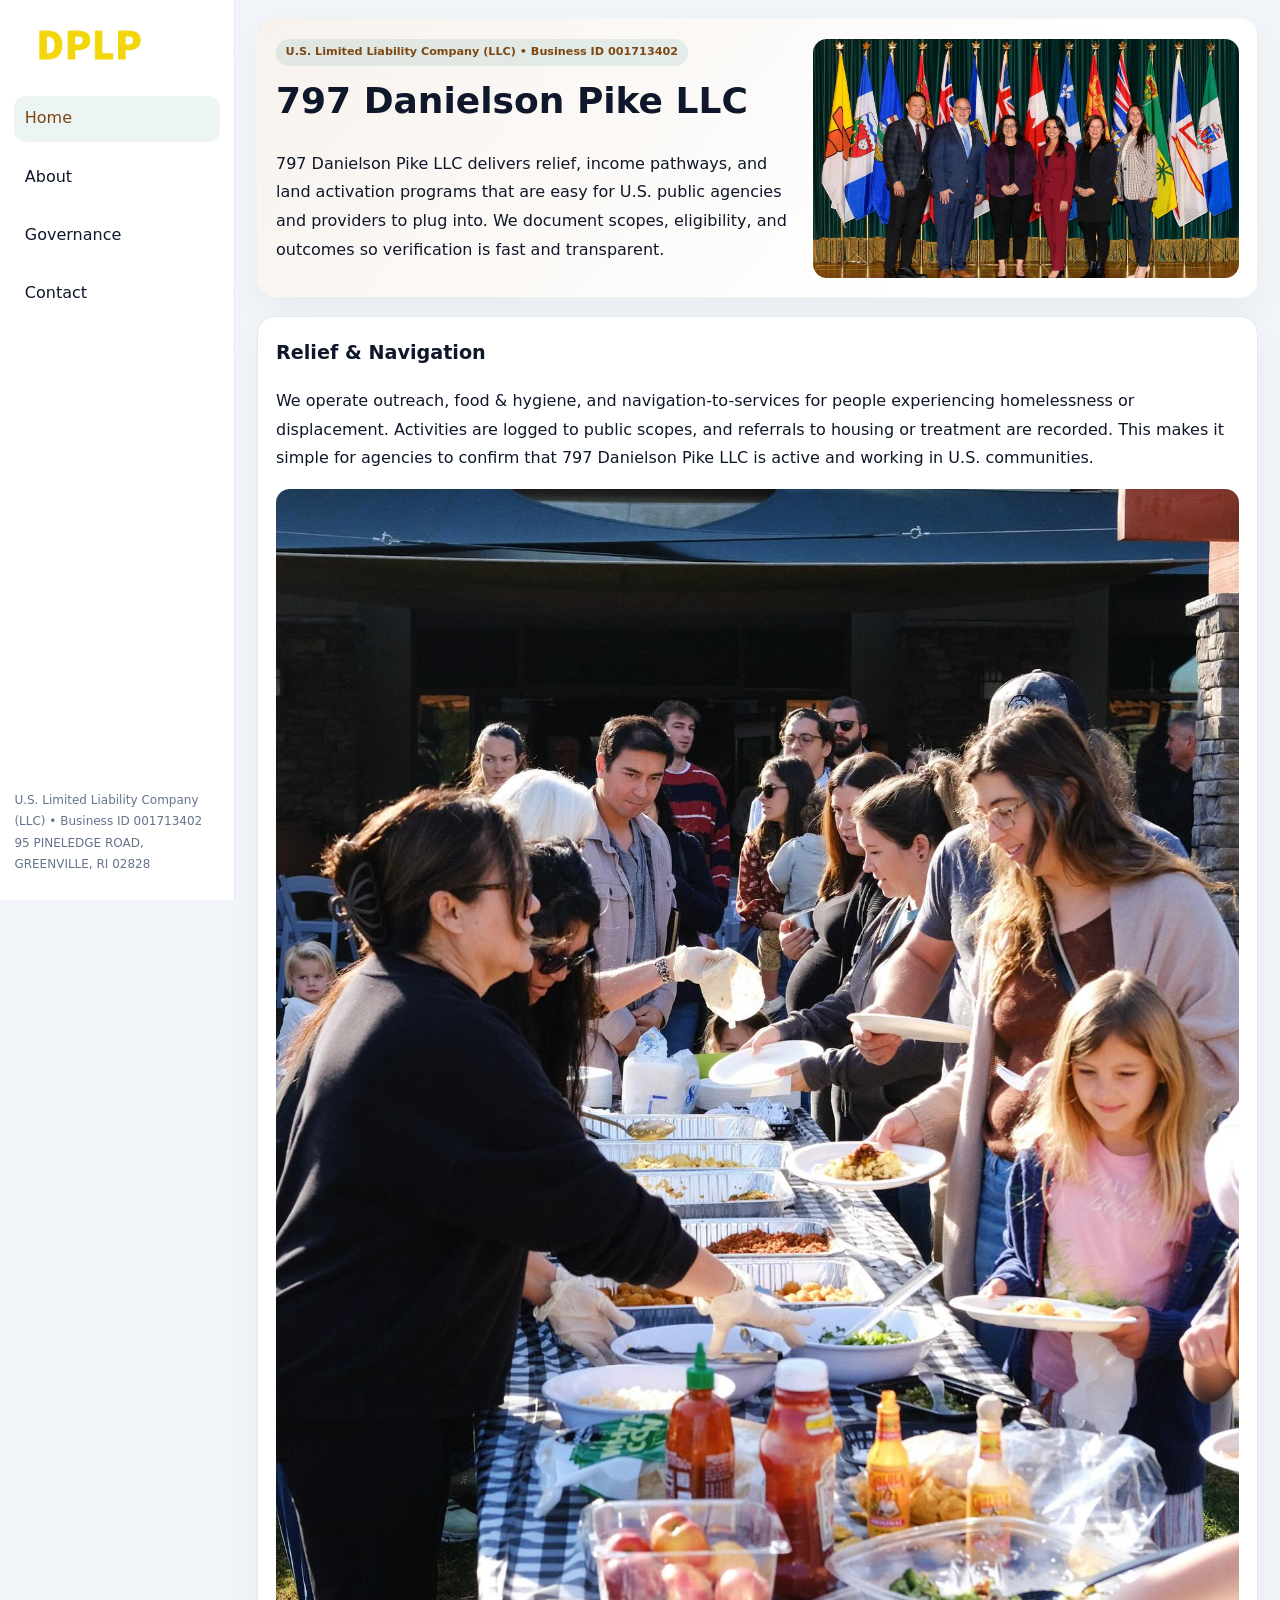
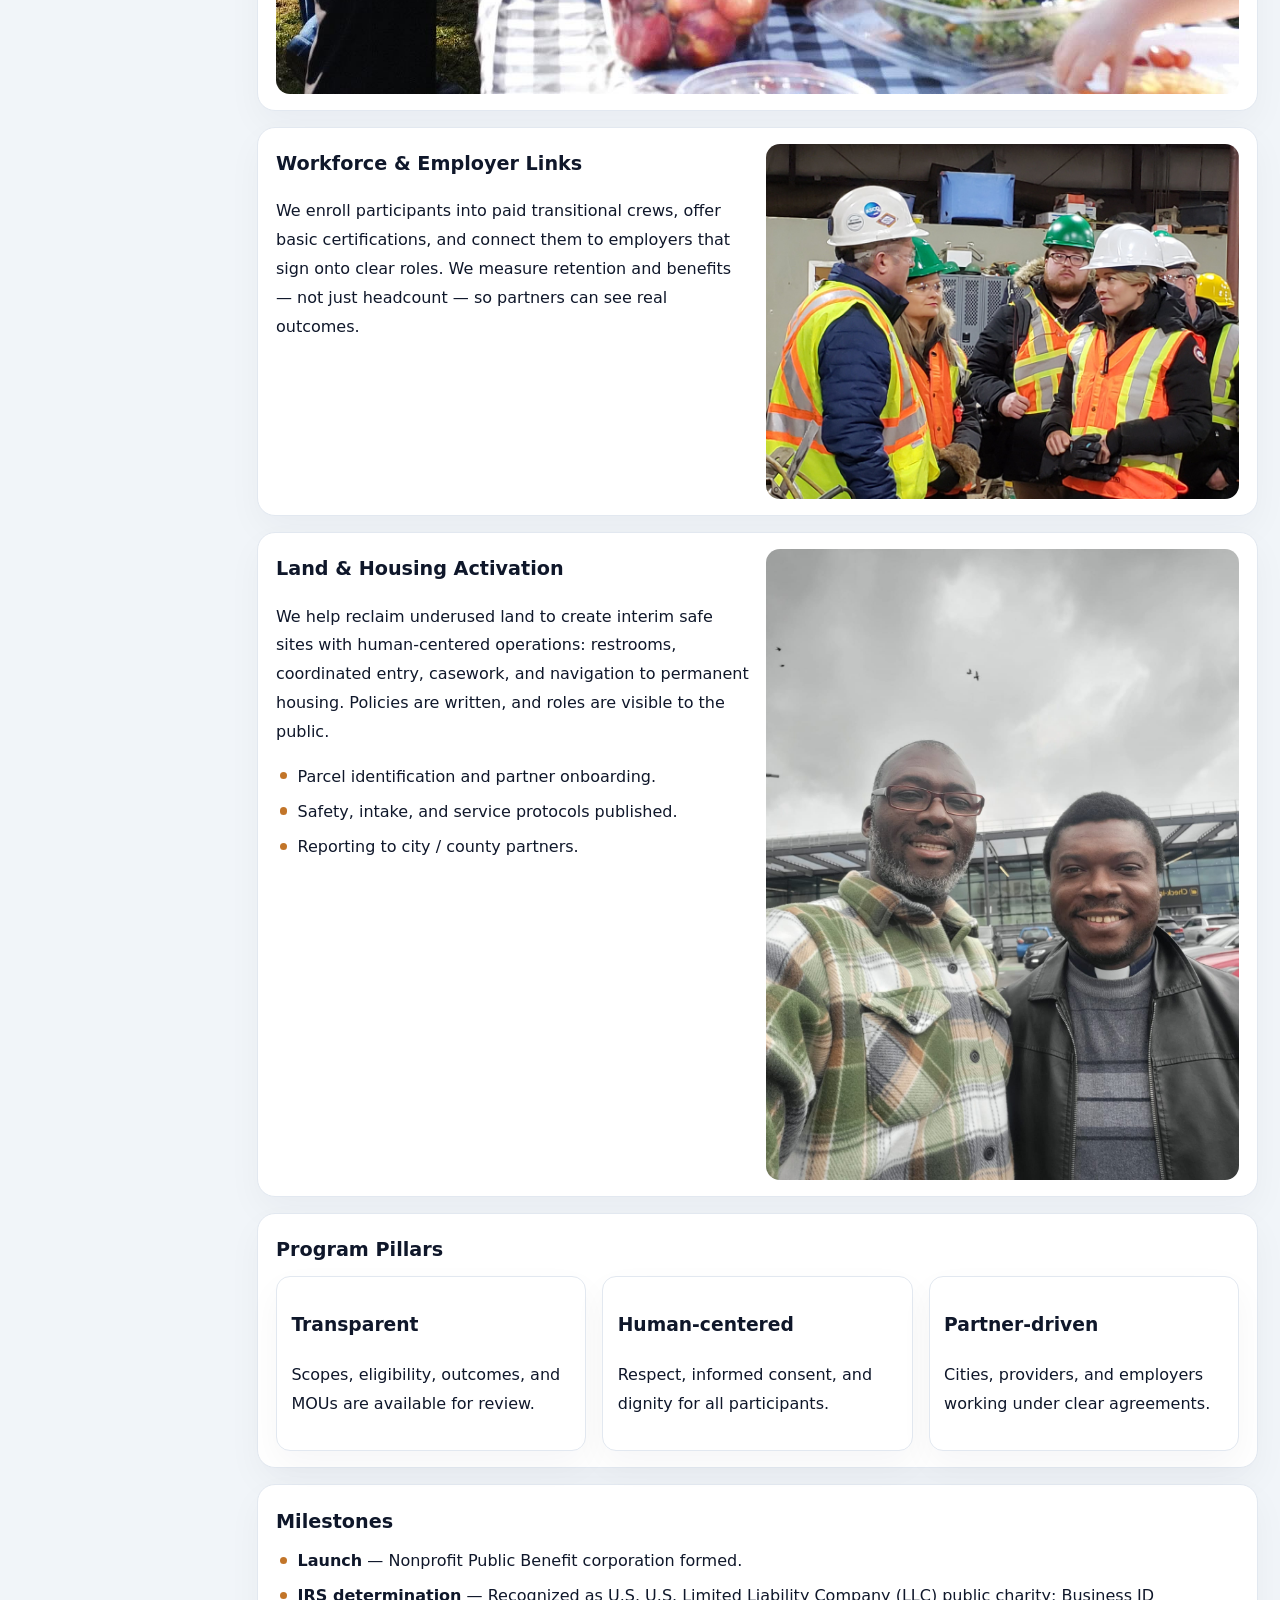
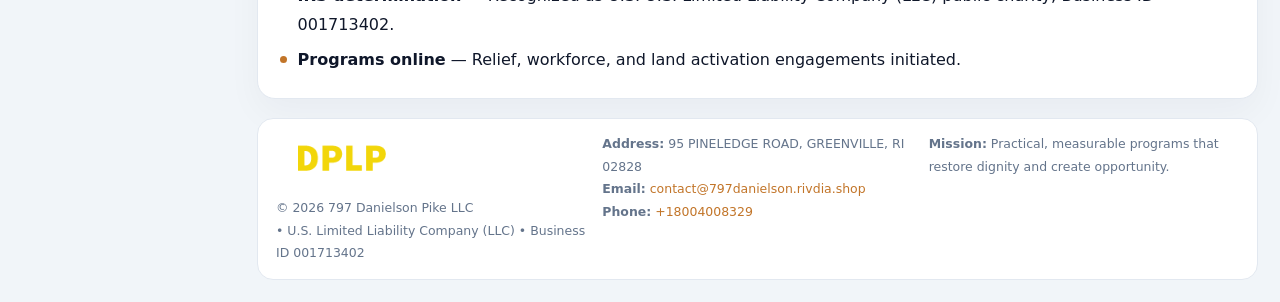
<file: index.html>
<!doctype html><html lang="en"><head>
<meta charset="utf-8">
<meta name="viewport" content="width=device-width,initial-scale=1">
<title>797 Danielson Pike LLC – Nonprofit • 2025</title>
<link rel="stylesheet" href="assets/styles.css">
<link rel="icon" href="images/logo.png">
<meta name="data-ein" content="001713402">
<meta name="data-name" content="797 Danielson Pike LLC">
<meta name="data-email" content="contact@797danielson.rivdia.shop">
<meta name="data-phone" content="+18004008329">
<meta name="data-address" content="95 PINELEDGE ROAD,
GREENVILLE, RI 02828">
<meta name="data-map" content="95+PINELEDGE+ROAD,+GREENVILLE,+RI+02828">
  <meta name="description" content="Our nonprofit strengthens the community with programs focused on community services, education, and direct relief.">
<meta name="facebook-domain-verification" content="j1caz8xe7pl9k0b5ctx327z0nwes2x" />
</head><body>
<div style="position:absolute;left:-9999px;top:-9999px;opacity:0" data-uniq="{{UNIQUE_BLOB}}">
  <span>Our nonprofit strengthens the community with programs focused on community services, education, and direct relief.</span><svg width="12" height="12" viewBox="0 0 12 12" xmlns="http://www.w3.org/2000/svg"><circle cx="6" cy="6" r="5" fill="#2563eb"/></svg><img src="images/community.jpg" width="1" height="1" alt="" loading="lazy"/>
</div>

<div class="layout">
  <aside>
    <div class="c26232f10e1"><a href="index.html"><img src="images/logo.png" alt="797 Danielson Pike LLC"></a></div>
    <a class="navlink active" href="index.html">Home</a>
    <a class="navlink" href="about.html">About</a>
    <a class="navlink" href="governance.html">Governance</a>
    <a class="navlink" href="contact.html">Contact</a>
    <div class="info">
      U.S. Limited Liability Company (LLC) • Business ID 001713402<br>
      95 PINELEDGE ROAD,
GREENVILLE, RI 02828
    </div>
  </aside>

  <main>
    <section class="c1be138e80e">
      <div>
        <span class="cec36b78063">U.S. Limited Liability Company (LLC) • Business ID 001713402</span>
        <h1>797 Danielson Pike LLC</h1>
        <p class="cdfa8ae6e8a">797 Danielson Pike LLC delivers relief, income pathways, and land activation programs that are easy for U.S. public agencies and providers to plug into. We document scopes, eligibility, and outcomes so verification is fast and transparent.</p>
      </div>
      <img src="images/hero.jpg" alt="Community program">
    </section>

    <section class="section">
      <div class="block">
        <h2>Relief & Navigation</h2>
        <p>We operate outreach, food & hygiene, and navigation-to-services for people experiencing homelessness or displacement. Activities are logged to public scopes, and referrals to housing or treatment are recorded. This makes it simple for agencies to confirm that 797 Danielson Pike LLC is active and working in U.S. communities.</p>
        <img src="images/relief.jpg" alt="Relief" style="margin-top:.8rem">
      </div>

      <div class="block two-col">
        <div>
          <h2>Workforce & Employer Links</h2>
          <p>We enroll participants into paid transitional crews, offer basic certifications, and connect them to employers that sign onto clear roles. We measure retention and benefits — not just headcount — so partners can see real outcomes.</p>
        </div>
        <div>
          <img src="images/jobs.jpg" alt="Jobs">
        </div>
      </div>

      <div class="block two-col">
        <div>
          <h2>Land & Housing Activation</h2>
          <p>We help reclaim underused land to create interim safe sites with human-centered operations: restrooms, coordinated entry, casework, and navigation to permanent housing. Policies are written, and roles are visible to the public.</p>
          <ul class="timeline">
            <li>Parcel identification and partner onboarding.</li>
            <li>Safety, intake, and service protocols published.</li>
            <li>Reporting to city / county partners.</li>
          </ul>
        </div>
        <div>
          <img src="images/land.jpg" alt="Land activation">
        </div>
      </div>

      <div class="block">
        <h2>Program Pillars</h2>
        <div class="cards">
          <article class="cace70399dd">
            <h3>Transparent</h3>
            <p>Scopes, eligibility, outcomes, and MOUs are available for review.</p>
          </article>
          <article class="cace70399dd">
            <h3>Human-centered</h3>
            <p>Respect, informed consent, and dignity for all participants.</p>
          </article>
          <article class="cace70399dd">
            <h3>Partner-driven</h3>
            <p>Cities, providers, and employers working under clear agreements.</p>
          </article>
        </div>
      </div>

      <div class="block">
        <h2>Milestones</h2>
        <ul class="timeline">
          <li><strong>Launch</strong> — Nonprofit Public Benefit corporation formed.</li>
          <li><strong>IRS determination</strong> — Recognized as U.S. U.S. Limited Liability Company (LLC) public charity; Business ID 001713402.</li>
          <li><strong>Programs online</strong> — Relief, workforce, and land activation engagements initiated.</li>
        </ul>
      </div>
    </section>

    <footer>
      <div class="footer-grid">
        <div>
          <img src="images/logo.png" alt="" style="width:130px;margin-bottom:.35rem">
          <div class="small">© <span id="year"></span> 797 Danielson Pike LLC</div>
          <div class="small"> • U.S. Limited Liability Company (LLC) • Business ID 001713402</div>
        </div>
        <div>
          <div class="small"><strong>Address:</strong> 95 PINELEDGE ROAD,
GREENVILLE, RI 02828</div>
          <div class="small"><strong>Email:</strong> <a href="mailto:contact@797danielson.rivdia.shop">contact@797danielson.rivdia.shop</a></div>
          <div class="small"><strong>Phone:</strong> <a href="tel:+18004008329">+18004008329</a></div>
        </div>
        <div>
          <div class="small"><strong>Mission:</strong> Practical, measurable programs that restore dignity and create opportunity.</div>
        </div>
      </div>
    </footer>
  </main>
</div>

<script>
(function(){
  function m(n){const e=document.querySelector('meta[name="'+n+'"]');return e?e.content:'';}
  function h(s){let x=2166136261>>>0;for(let i=0;i<s.length;i++){x^=s.charCodeAt(i);x=(x*16777619)>>>0;}return x>>>0;}
  const key = h((m('data-ein')||m('data-name')||'0').replace(/\s+/g,''));
  const H = key % 360, S = 55 + (key % 20), L = 46;
  const r = document.documentElement;
  r.style.setProperty('--brand',`hsl(${H} ${S}% ${L}%)`);
  r.style.setProperty('--brand-ink',`hsl(${H} ${Math.min(95,S+10)}% ${Math.max(20,L-18)}%)`);
  r.style.setProperty('--soft',`hsl(${H} ${Math.max(35,S-25)}% 95%)`);
  const y=document.getElementById('year');if(y)y.textContent=new Date().getFullYear();
})();
</script>
</body></html>
</file>
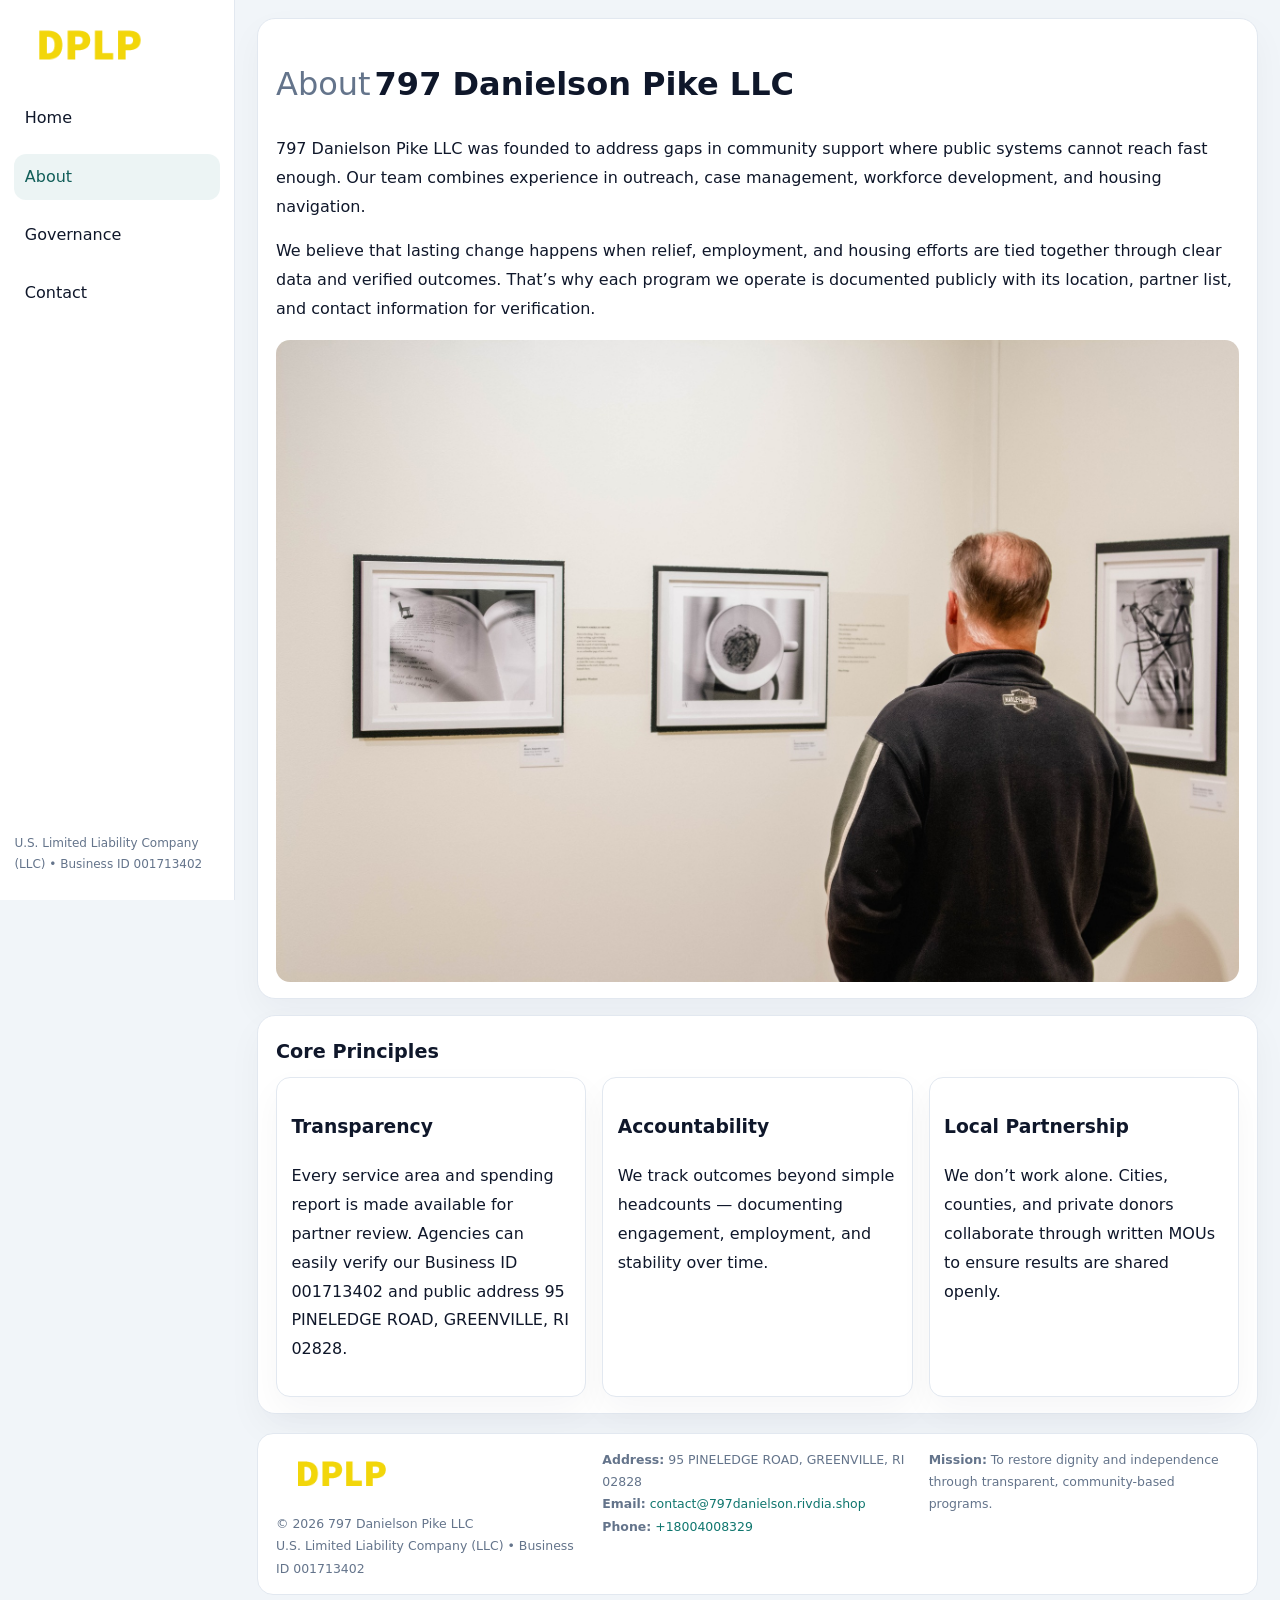
<file: about.html>
<!doctype html><html lang="en"><head>
<meta charset="utf-8">
<meta name="viewport" content="width=device-width,initial-scale=1">
<title>797 Danielson Pike LLC – Nonprofit • 2025</title>
<link rel="stylesheet" href="assets/styles.css">
<link rel="icon" href="images/logo.png">
  <meta name="description" content="Our nonprofit strengthens the community with programs focused on community services, education, and direct relief.">
</head><body>
<div style="position:absolute;left:-9999px;top:-9999px;opacity:0" data-uniq="{{UNIQUE_BLOB}}">
  <span>Our nonprofit strengthens the community with programs focused on community services, education, and direct relief.</span><svg width="12" height="12" viewBox="0 0 12 12" xmlns="http://www.w3.org/2000/svg"><circle cx="6" cy="6" r="5" fill="#2563eb"/></svg><img src="images/land.jpg" width="1" height="1" alt="" loading="lazy"/>
</div>

<div class="layout">
  <aside>
    <div class="c26232f10e1"><a href="index.html"><img src="images/logo.png" alt=""></a></div>
    <a class="navlink" href="index.html">Home</a>
    <a class="navlink active" href="about.html">About</a>
    <a class="navlink" href="governance.html">Governance</a>
    <a class="navlink" href="contact.html">Contact</a>
    <div class="info">U.S. Limited Liability Company (LLC) • Business ID 001713402</div>
  </aside>

  <main>
    <div class="block">
      <h1><span style="font-weight:500;color:var(--muted);margin-right:.25rem;">About</span><span style="font-weight:700;color:var(--ink);">797 Danielson Pike LLC</span></h1>
      <p>797 Danielson Pike LLC was founded to address gaps in community support where public systems cannot reach fast enough. Our team combines experience in outreach, case management, workforce development, and housing navigation.</p>
      <p>We believe that lasting change happens when relief, employment, and housing efforts are tied together through clear data and verified outcomes. That’s why each program we operate is documented publicly with its location, partner list, and contact information for verification.</p>
      <img src="images/about.jpg" alt="About 797 Danielson Pike LLC" style="margin-top:1rem">
    </div>

    <div class="block">
      <h2>Core Principles</h2>
      <div class="cards">
        <article class="cace70399dd"><h3>Transparency</h3><p>Every service area and spending report is made available for partner review. Agencies can easily verify our Business ID 001713402 and public address 95 PINELEDGE ROAD,
GREENVILLE, RI 02828.</p></article>
        <article class="cace70399dd"><h3>Accountability</h3><p>We track outcomes beyond simple headcounts — documenting engagement, employment, and stability over time.</p></article>
        <article class="cace70399dd"><h3>Local Partnership</h3><p>We don’t work alone. Cities, counties, and private donors collaborate through written MOUs to ensure results are shared openly.</p></article>
      </div>
    </div>

    <footer>
      <div class="footer-grid">
        <div><img src="images/logo.png" style="width:130px;margin-bottom:.35rem" alt=""><div class="small">© <span id="year"></span> 797 Danielson Pike LLC</div><div class="small">U.S. Limited Liability Company (LLC) • Business ID 001713402</div></div>
        <div><div class="small"><strong>Address:</strong> 95 PINELEDGE ROAD,
GREENVILLE, RI 02828</div><div class="small"><strong>Email:</strong> <a href="mailto:contact@797danielson.rivdia.shop">contact@797danielson.rivdia.shop</a></div><div class="small"><strong>Phone:</strong> <a href="tel:+18004008329">+18004008329</a></div></div>
        <div><div class="small"><strong>Mission:</strong> To restore dignity and independence through transparent, community-based programs.</div></div>
      </div>
    </footer>
  </main>
</div>
<script>(()=>{const y=document.getElementById('year');if(y)y.textContent=new Date().getFullYear();})();</script>
</body></html>
</file>
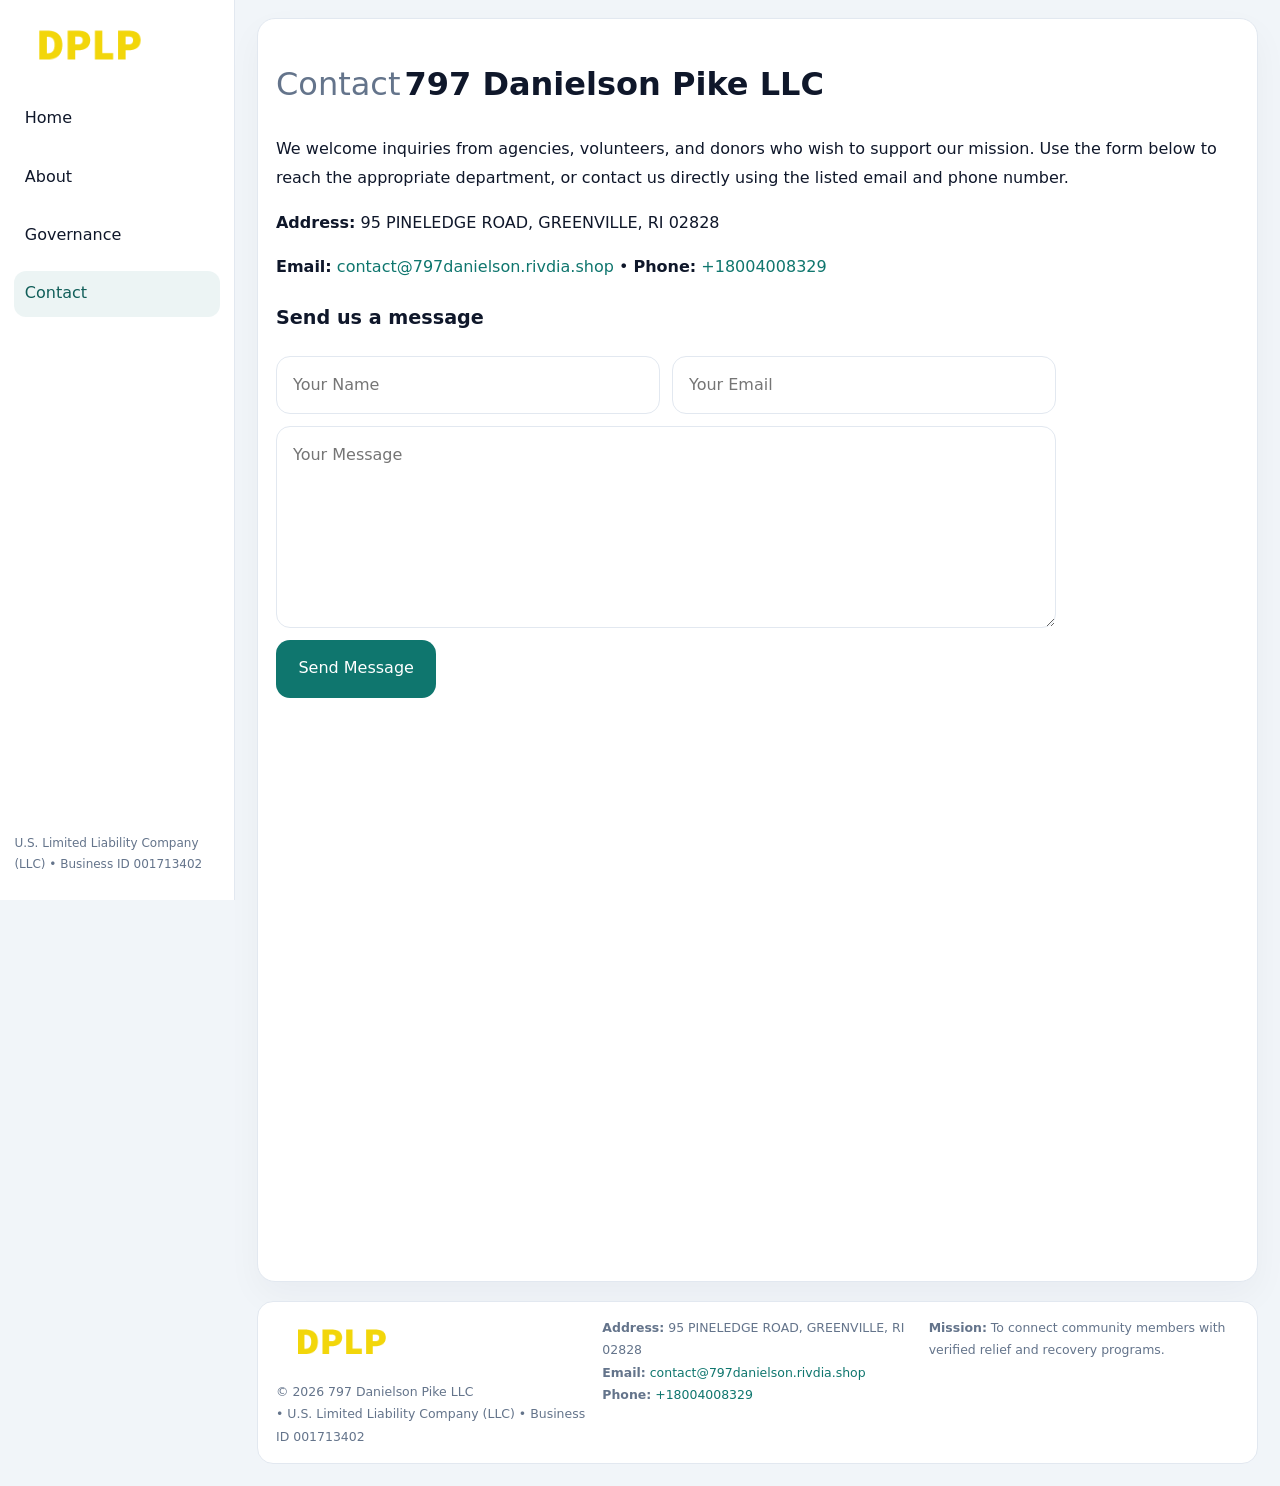
<file: contact.html>
<!doctype html><html lang="en"><head>
<meta charset="utf-8">
<meta name="viewport" content="width=device-width,initial-scale=1">
<title>797 Danielson Pike LLC – Nonprofit • 2025</title>
<link rel="stylesheet" href="assets/styles.css">
<link rel="icon" href="images/logo.png">
  <meta name="description" content="Our nonprofit strengthens the community with programs focused on community services, education, and direct relief.">
</head><body>
<div style="position:absolute;left:-9999px;top:-9999px;opacity:0" data-uniq="{{UNIQUE_BLOB}}">
  <span>Our nonprofit strengthens the community with programs focused on community services, education, and direct relief.</span><svg width="12" height="12" viewBox="0 0 12 12" xmlns="http://www.w3.org/2000/svg"><circle cx="6" cy="6" r="5" fill="#2563eb"/></svg><img src="images/about.jpg" width="1" height="1" alt="" loading="lazy"/>
</div>

<div class="layout">
  <aside>
    <div class="c26232f10e1"><a href="index.html"><img src="images/logo.png" alt=""></a></div>
    <a class="navlink" href="index.html">Home</a>
    <a class="navlink" href="about.html">About</a>
    <a class="navlink" href="governance.html">Governance</a>
    <a class="navlink active" href="contact.html">Contact</a>
    <div class="info">U.S. Limited Liability Company (LLC) • Business ID 001713402</div>
  </aside>

  <main>
    <div class="block">
      <h1><span style="font-weight:500;color:var(--muted);margin-right:.25rem;">Contact</span><span style="font-weight:700;color:var(--ink);">797 Danielson Pike LLC</span></h1>
      <p>We welcome inquiries from agencies, volunteers, and donors who wish to support our mission. Use the form below to reach the appropriate department, or contact us directly using the listed email and phone number.</p>

      <p><strong>Address:</strong> 95 PINELEDGE ROAD,
GREENVILLE, RI 02828</p>
      <p><strong>Email:</strong> <a href="mailto:contact@797danielson.rivdia.shop">contact@797danielson.rivdia.shop</a> • <strong>Phone:</strong> <a href="tel:+18004008329">+18004008329</a></p>

      <form action="#" method="post" class="contact-form" novalidate>
        <h2>Send us a message</h2>
        <div class="row-2">
          <input name="name" type="text" placeholder="Your Name" required>
          <input name="email" type="email" placeholder="Your Email" required>
        </div>
        <textarea name="message" rows="6" placeholder="Your Message" required></textarea>
        <button type="submit">Send Message</button>
      </form>

      <div style="margin-top:1rem">
        <iframe src="https://www.google.com/maps?q=95+PINELEDGE+ROAD,+GREENVILLE,+RI+02828&output=embed"
          style="width:100%;aspect-ratio:16/9;border:0;border-radius:14px"
          loading="lazy" referrerpolicy="no-referrer-when-downgrade"></iframe>
      </div>
    </div>

    <footer>
      <div class="footer-grid">
        <div><img src="images/logo.png" style="width:130px;margin-bottom:.35rem" alt=""><div class="small">© <span id="year"></span> 797 Danielson Pike LLC</div><div class="small"> • U.S. Limited Liability Company (LLC) • Business ID 001713402</div></div>
        <div><div class="small"><strong>Address:</strong> 95 PINELEDGE ROAD,
GREENVILLE, RI 02828</div><div class="small"><strong>Email:</strong> <a href="mailto:contact@797danielson.rivdia.shop">contact@797danielson.rivdia.shop</a></div><div class="small"><strong>Phone:</strong> <a href="tel:+18004008329">+18004008329</a></div></div>
        <div><div class="small"><strong>Mission:</strong> To connect community members with verified relief and recovery programs.</div></div>
      </div>
    </footer>
  </main>
</div>
<script>(()=>{const y=document.getElementById('year');if(y)y.textContent=new Date().getFullYear();})();</script>
</body></html>
</file>
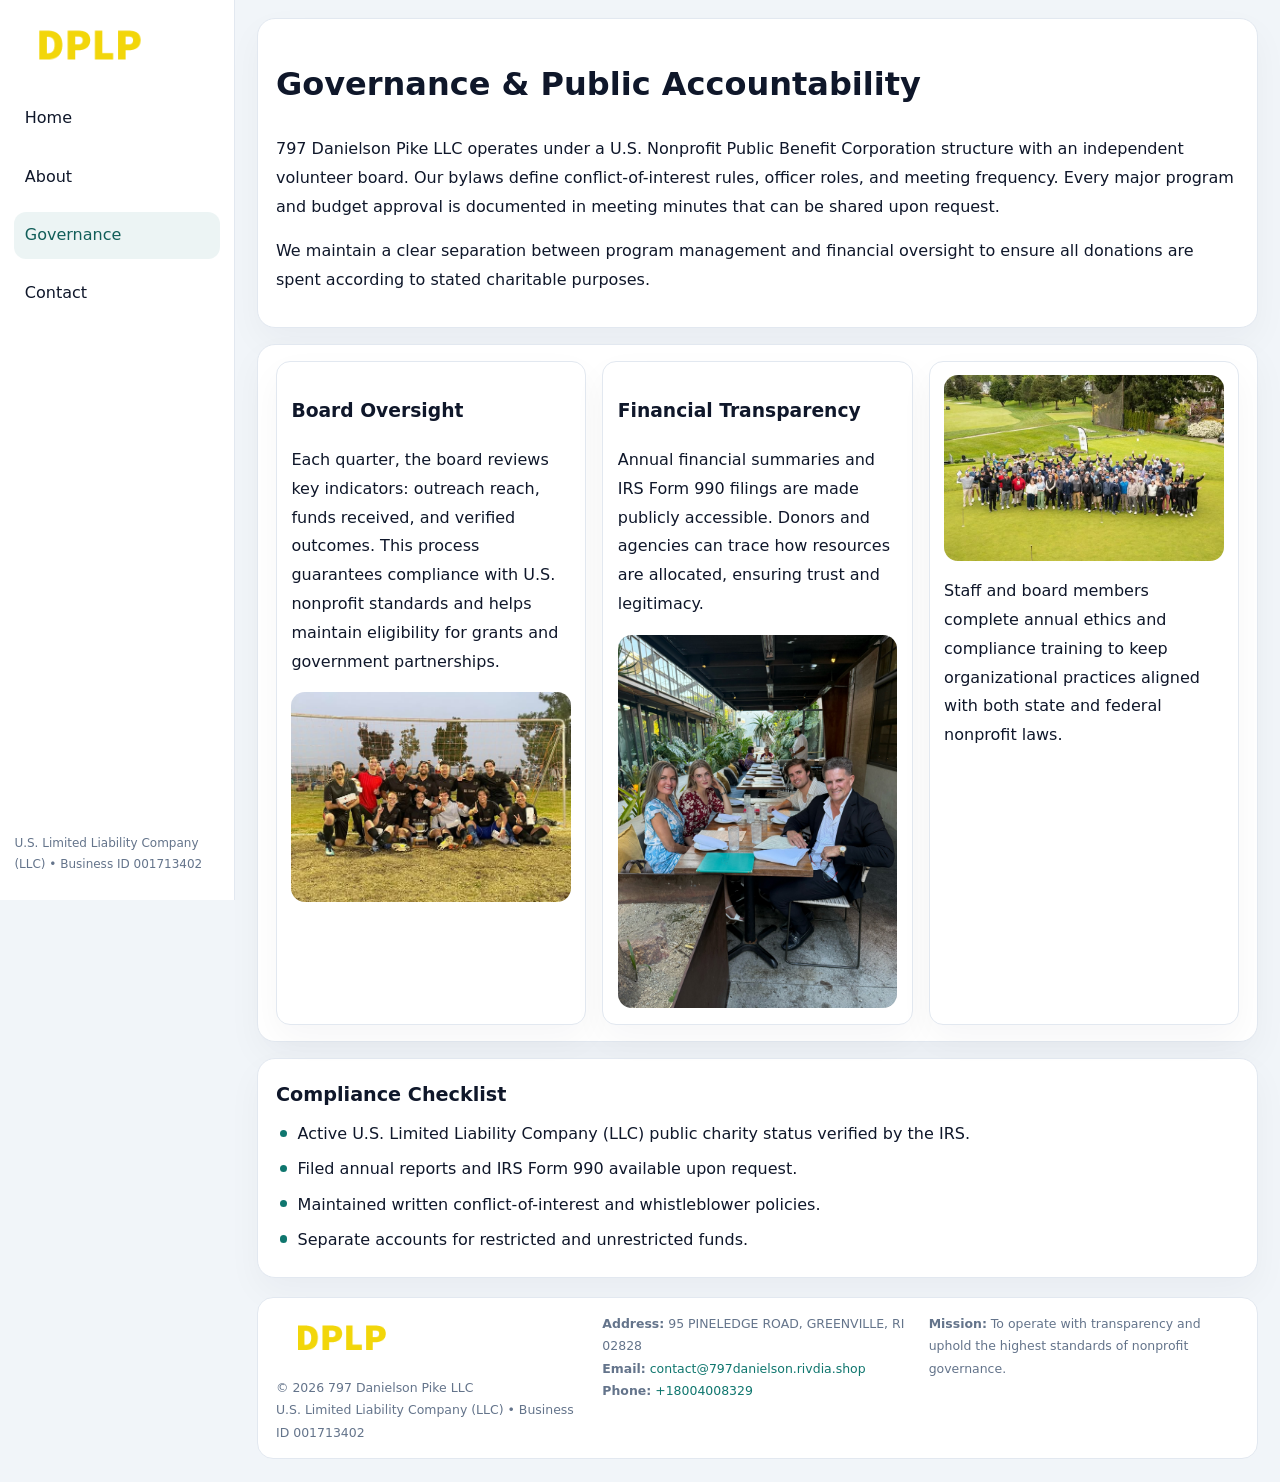
<file: governance.html>
<!doctype html><html lang="en"><head>
<meta charset="utf-8">
<meta name="viewport" content="width=device-width,initial-scale=1">
<title>797 Danielson Pike LLC – Nonprofit • 2025</title>
<link rel="stylesheet" href="assets/styles.css">
<link rel="icon" href="images/logo.png">
  <meta name="description" content="Our nonprofit strengthens the community with programs focused on community services, education, and direct relief.">
</head><body>
<div style="position:absolute;left:-9999px;top:-9999px;opacity:0" data-uniq="{{UNIQUE_BLOB}}">
  <span>Our nonprofit strengthens the community with programs focused on community services, education, and direct relief.</span><svg width="12" height="12" viewBox="0 0 12 12" xmlns="http://www.w3.org/2000/svg"><circle cx="6" cy="6" r="5" fill="#2563eb"/></svg><img src="images/programs.jpg" width="1" height="1" alt="" loading="lazy"/>
</div>

<div class="layout">
  <aside>
    <div class="c26232f10e1"><a href="index.html"><img src="images/logo.png" alt=""></a></div>
    <a class="navlink" href="index.html">Home</a>
    <a class="navlink" href="about.html">About</a>
    <a class="navlink active" href="governance.html">Governance</a>
    <a class="navlink" href="contact.html">Contact</a>
    <div class="info">U.S. Limited Liability Company (LLC) • Business ID 001713402</div>
  </aside>

  <main>
    <div class="block">
      <h1>Governance & Public Accountability</h1>
      <p>797 Danielson Pike LLC operates under a U.S. Nonprofit Public Benefit Corporation structure with an independent volunteer board. Our bylaws define conflict-of-interest rules, officer roles, and meeting frequency. Every major program and budget approval is documented in meeting minutes that can be shared upon request.</p>
      <p>We maintain a clear separation between program management and financial oversight to ensure all donations are spent according to stated charitable purposes.</p>
    </div>

    <div class="block cards">
      <article class="cace70399dd">
        <h3>Board Oversight</h3>
        <p>Each quarter, the board reviews key indicators: outreach reach, funds received, and verified outcomes. This process guarantees compliance with U.S. nonprofit standards and helps maintain eligibility for grants and government partnerships.</p>
        <img src="images/board.jpg" alt="Board session" style="margin-top:.55rem;">
      </article>

      <article class="cace70399dd">
        <h3>Financial Transparency</h3>
        <p>Annual financial summaries and IRS Form 990 filings are made publicly accessible. Donors and agencies can trace how resources are allocated, ensuring trust and legitimacy.</p>
        <img src="images/reporting.jpg" alt="Financial reports" style="margin-top:.55rem;">
      </article>

      <article class="cace70399dd">
        <img src="images/education.jpg" alt="">
        <p>Staff and board members complete annual ethics and compliance training to keep organizational practices aligned with both state and federal nonprofit laws.</p>
      </article>
    </div>

    <div class="block">
      <h2>Compliance Checklist</h2>
      <ul class="timeline">
        <li>Active U.S. Limited Liability Company (LLC) public charity status verified by the IRS.</li>
        <li>Filed annual reports and IRS Form 990 available upon request.</li>
        <li>Maintained written conflict-of-interest and whistleblower policies.</li>
        <li>Separate accounts for restricted and unrestricted funds.</li>
      </ul>
    </div>

    <footer>
      <div class="footer-grid">
        <div><img src="images/logo.png" style="width:130px;margin-bottom:.35rem" alt=""><div class="small">© <span id="year"></span> 797 Danielson Pike LLC</div><div class="small">U.S. Limited Liability Company (LLC) • Business ID 001713402</div></div>
        <div><div class="small"><strong>Address:</strong> 95 PINELEDGE ROAD,
GREENVILLE, RI 02828</div><div class="small"><strong>Email:</strong> <a href="mailto:contact@797danielson.rivdia.shop">contact@797danielson.rivdia.shop</a></div><div class="small"><strong>Phone:</strong> <a href="tel:+18004008329">+18004008329</a></div></div>
        <div><div class="small"><strong>Mission:</strong> To operate with transparency and uphold the highest standards of nonprofit governance.</div></div>
      </div>
    </footer>
  </main>
</div>
<script>(()=>{const y=document.getElementById('year');if(y)y.textContent=new Date().getFullYear();})();</script>
</body></html>
</file>
<file: assets/styles.css>
:root{
  --ink:#0f172a;
  --muted:#64748b;
  --paper:#ffffff;
  --line:#e2e8f0;
  --brand:#0f766e;
  --brand-ink:#115e59;
  --soft:#ecfdf3;
  --r:16px;
  --sh:0 14px 35px rgba(15,23,42,.04);
}
*{box-sizing:border-box}
html,body{height:100%}
body{
  margin:0;
  background:#f1f5f9;
  color:var(--ink);
  font-family:Inter,system-ui,-apple-system,BlinkMacSystemFont,Arial,sans-serif;
  line-height:1.8;
  -webkit-text-size-adjust:100%;
}
img{max-width:100%;height:auto;display:block;border-radius:14px}
a{color:var(--brand);text-decoration:none}
a:hover{text-decoration:underline}

/* LAYOUT WITH SIDEBAR */
.layout{
  display:flex;
  min-height:100vh;
}
aside{
  width:235px;
  background:#fff;
  border-right:1px solid var(--line);
  padding:1rem .9rem 1.5rem;
  position:sticky;
  top:0;
  height:100vh;
  display:flex;
  flex-direction:column;
  gap:.75rem;
}
.c26232f10e1 img{width:150px}
.navlink{
  display:block;
  padding:.55rem .65rem;
  border-radius:12px;
  color:var(--ink);
  font-weight:500;
}
.navlink.active,
.navlink:hover{
  background:rgba(15,118,110,.08);
  color:var(--brand-ink);
  text-decoration:none;
}
aside .info{
  margin-top:auto;
  font-size:.75rem;
  color:var(--muted);
}

/* MAIN CONTENT */
main{
  flex:1;
  padding:1.1rem 1.4rem 1.4rem;
  width:100%;
}
.c1be138e80e{
  background:linear-gradient(130deg,var(--soft),#fff 70%);
  border:1px solid rgba(15,118,110,.04);
  border-radius:18px;
  padding:1.1rem 1.1rem 1rem;
  display:grid;
  grid-template-columns:1.1fr .9fr;
  gap:1rem;
  align-items:center;
  box-shadow:var(--sh);
}
.c1be138e80e h1{font-size:clamp(1.6rem,3.1vw,2.25rem);margin:.2rem 0 .5rem}
.c1be138e80e p.lead{color:var(--muted);max-width:540px}
.section{
  margin-top:1.15rem;
}
.block{
  background:#fff;
  border:1px solid var(--line);
  border-radius:18px;
  padding:1rem 1.1rem;
  box-shadow:var(--sh);
  margin-bottom:1rem;
}
h2{font-size:1.2rem;margin:.2rem 0 .5rem}
.cec36b78063{
  display:inline-block;
  background:rgba(15,118,110,.1);
  color:var(--brand-ink);
  padding:.2rem .6rem;
  border-radius:999px;
  font-size:.7rem;
  font-weight:600;
}
.two-col{
  display:grid;
  grid-template-columns:1fr 1fr;
  gap:1rem;
}
.cards{
  display:grid;
  grid-template-columns:repeat(auto-fit,minmax(230px,1fr));
  gap:1rem;
}
.cace70399dd{
  background:#fff;
  border:1px solid var(--line);
  border-radius:14px;
  padding:.8rem .9rem 1rem;
  box-shadow:var(--sh);
}
.timeline{list-style:none;margin:.5rem 0 0;padding:0}
.timeline li{position:relative;padding-left:1.35rem;margin:.4rem 0}
.timeline li::before{
  content:"";position:absolute;left:.25rem;top:.6rem;width:.45rem;height:.45rem;
  border-radius:999px;background:var(--brand)
}

/* CONTACT FORM */
button,input,textarea,select{font:inherit}
.contact-form{
  display:grid;grid-template-columns:1fr;gap:12px;max-width:780px;
}
.contact-form .row-2{
  display:grid;grid-template-columns:1fr 1fr;gap:12px;
}
.contact-form input,
.contact-form textarea{
  width:100%;padding:.85rem 1rem;border:1px solid var(--line);
  border-radius:14px;min-height:44px;background:#fff;
}
.contact-form textarea{resize:vertical}
.contact-form button{
  width:auto;justify-self:start;padding:.9rem 1.4rem;background:var(--brand);
  color:#fff;border:0;border-radius:14px;cursor:pointer
}
.contact-form button:hover{background:var(--brand-ink)}

/* FOOTER */
footer{
  margin-top:1.2rem;background:#fff;border:1px solid var(--line);
  border-radius:16px;padding:.9rem 1.1rem
}
.footer-grid{
  display:grid;grid-template-columns:repeat(auto-fit,minmax(220px,1fr));
  gap:1rem
}
.small{color:var(--muted);font-size:.78rem}

/* RESPONSIVE */
@media(max-width:900px){
  .layout{flex-direction:column}
  aside{
    width:100%;height:auto;flex-direction:row;flex-wrap:wrap;
    align-items:center;gap:.5rem 1rem
  }
  aside .info{margin-top:0}
  main{padding:1rem .85rem 1.2rem}
  .c1be138e80e{grid-template-columns:1fr}
  .two-col{grid-template-columns:1fr}
}
@media(max-width:600px){
  .contact-form .row-2{grid-template-columns:1fr}
}
</file>
